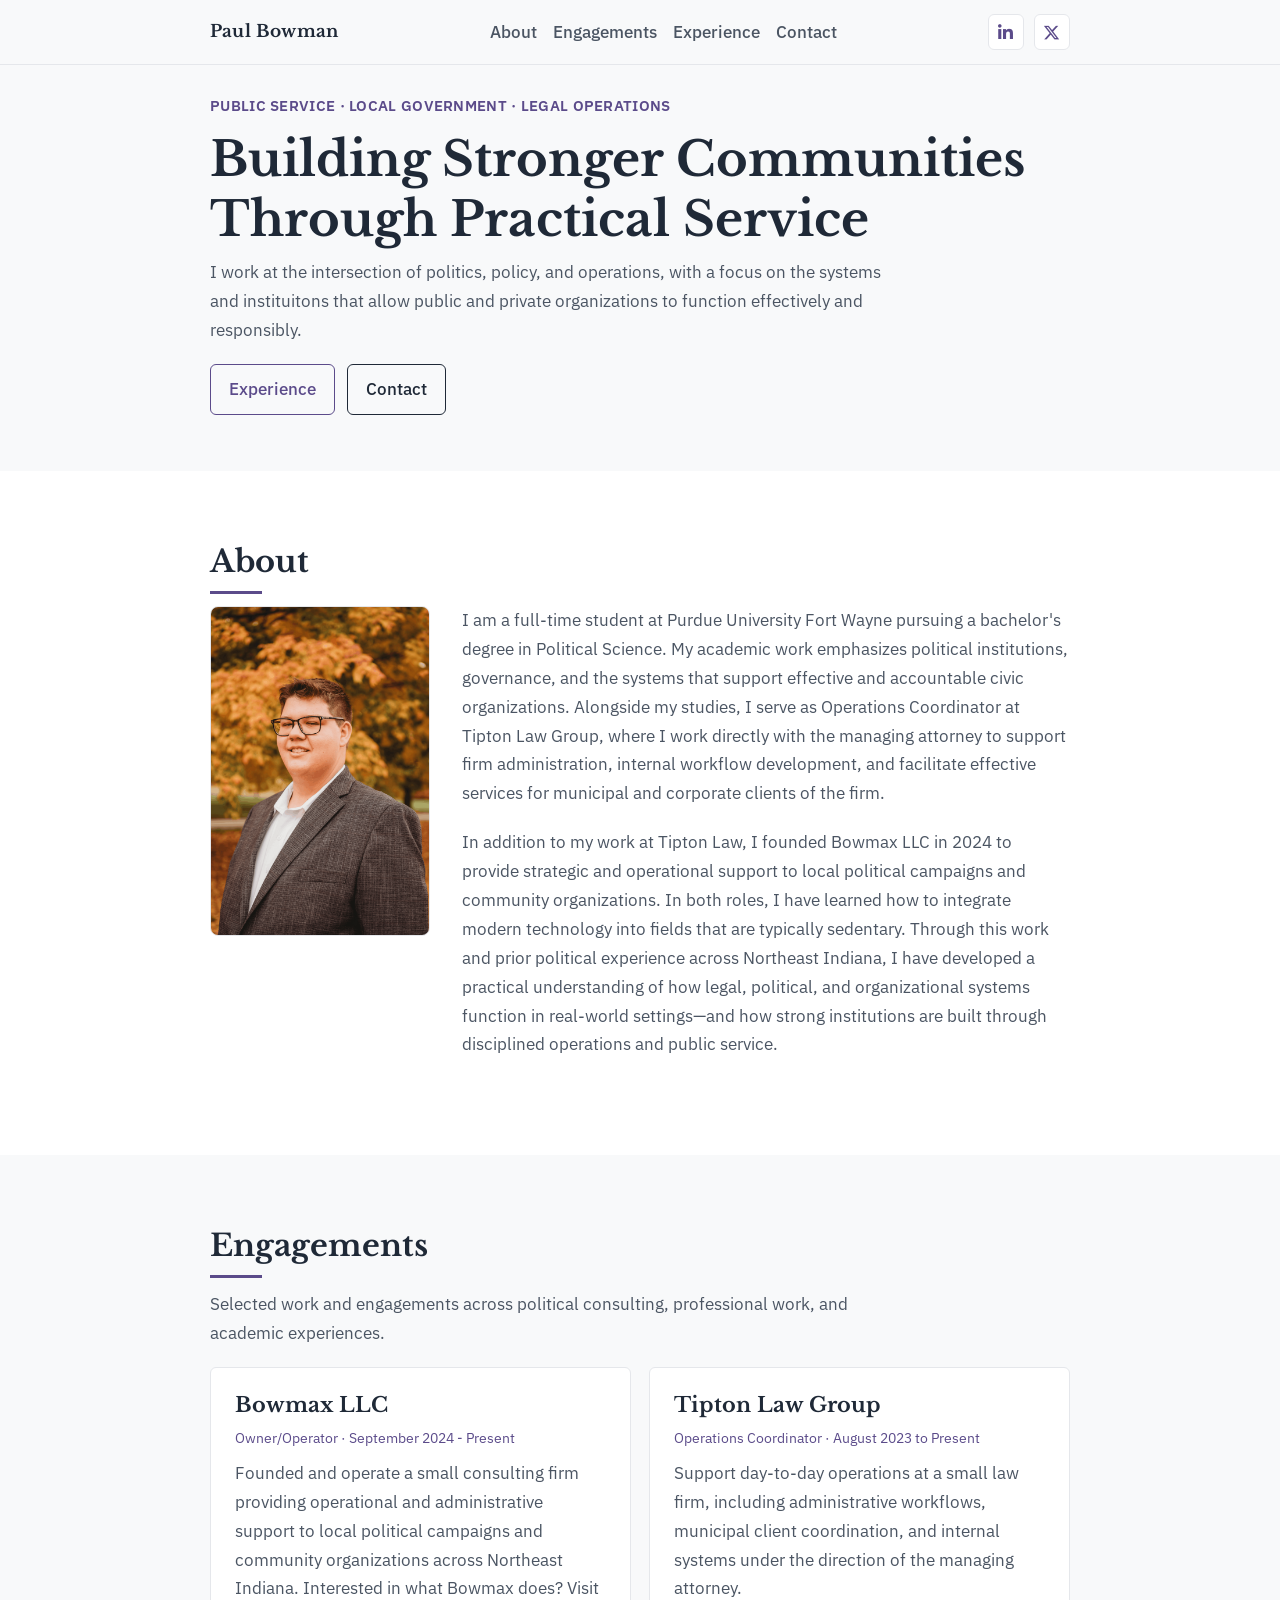
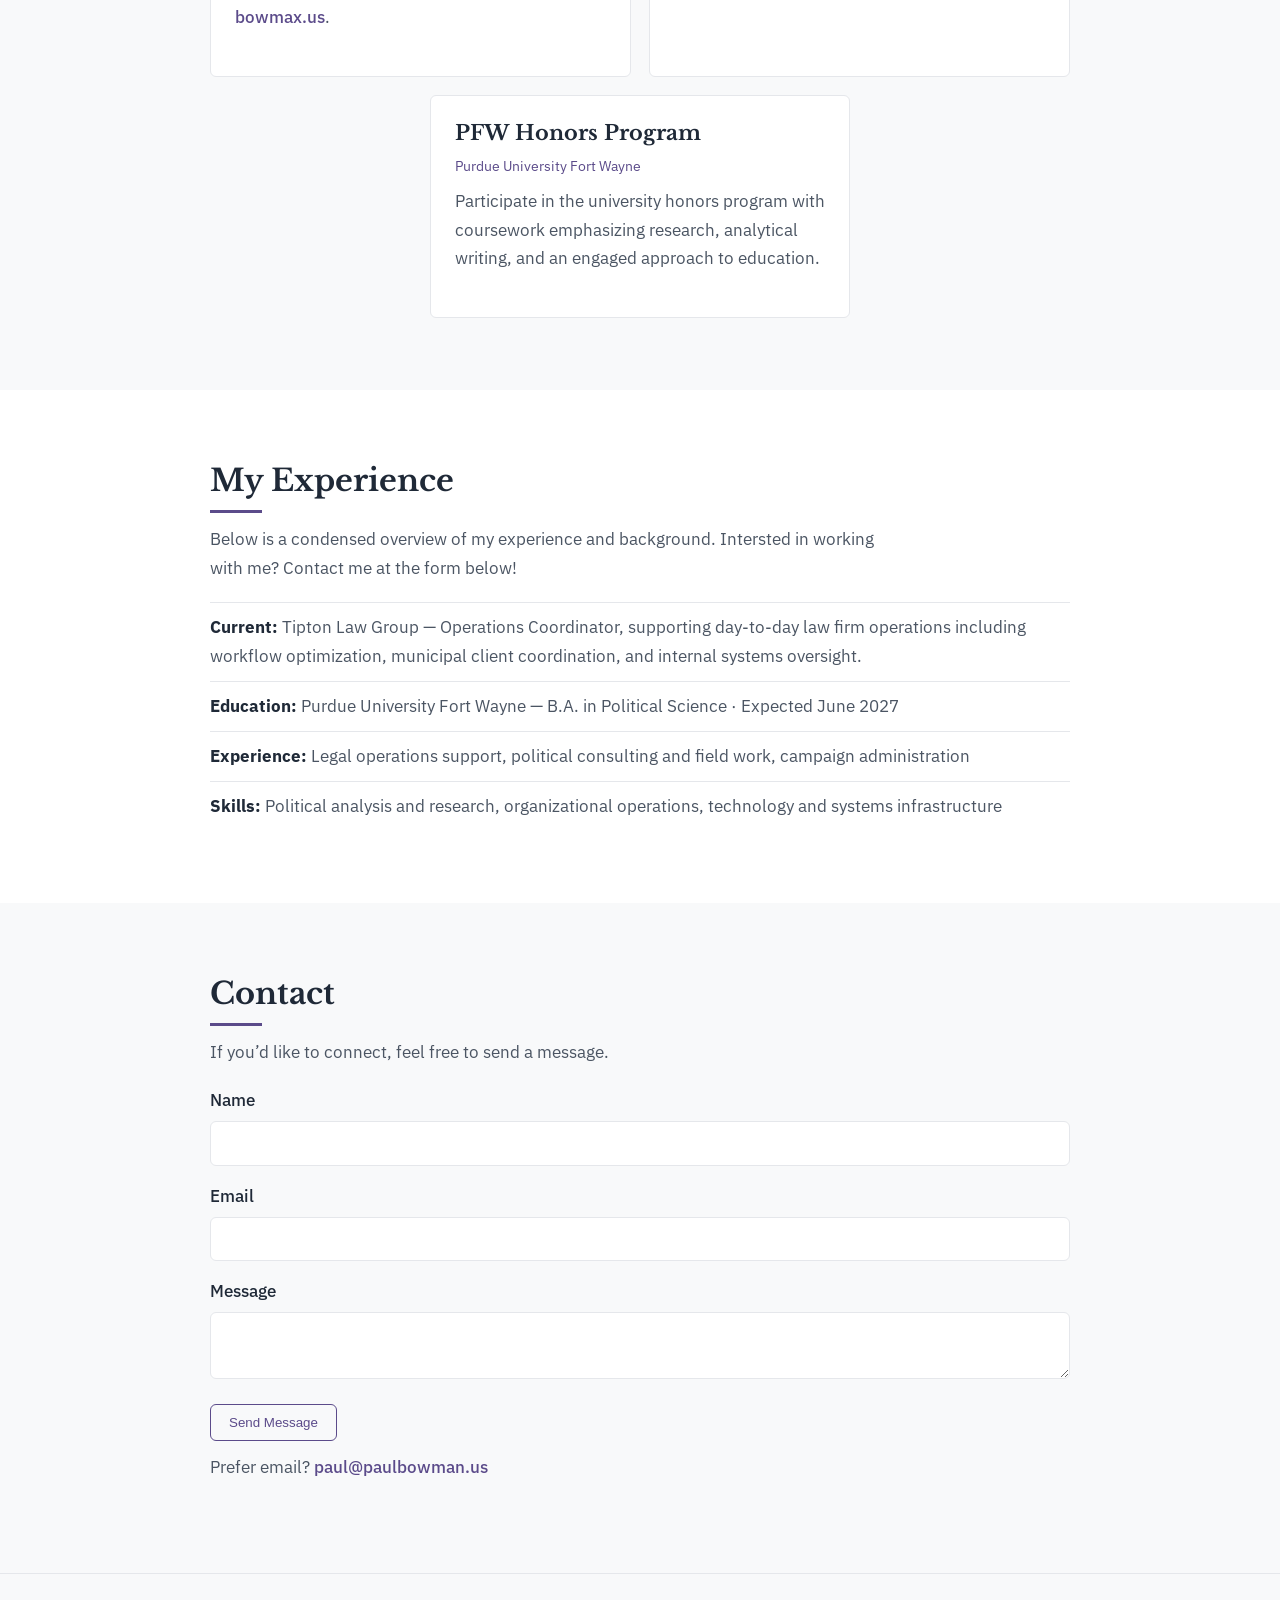
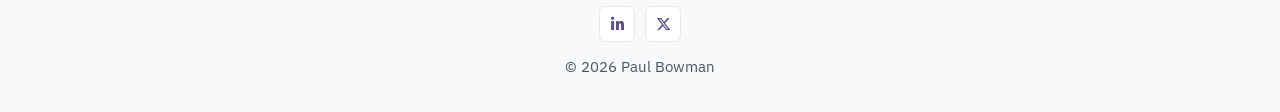
<file: index.html>
<!doctype html>
<html lang="en">
<head>
  <meta charset="utf-8" />
  <meta name="viewport" content="width=device-width, initial-scale=1" />

  <title>Paul Bowman - Political Science & Public Service</title>

  <meta
    name="description"
    content="Paul Bowman is a political science student with experience in legal operations, political campaigns, and consulting, focused on law, local government, and public service."
  />

  <link rel="canonical" href="https://paulbowman.us/" />

  <!-- Favicons -->
  <link rel="icon" href="/assets/favicon.svg" type="image/svg+xml" />
  <link rel="alternate icon" href="/assets/favicon.ico" />
  <link rel="shortcut icon" href="/assets/favicon.ico" />

  <!-- Social previews (optional but high value) -->
  <meta property="og:type" content="website" />
  <meta property="og:title" content="Paul Bowman - Political Science & Public Service" />
  <meta
    property="og:description"
    content="Political science student with experience in legal operations, political campaigns, and consulting, focused on law, local government, and public service."
  />
  <meta property="og:url" content="https://paulbowman.us/" />
  <meta property="og:image" content="https://paulbowman.us/assets/og-image.png" />
  <meta name="twitter:card" content="summary_large_image" />

  <!-- Structured data -->
  <script type="application/ld+json">
  {
    "@context": "https://schema.org",
    "@type": "Person",
    "name": "Paul Bowman",
    "url": "https://paulbowman.us/",
    "sameAs": [
      "https://www.linkedin.com/in/paulmatthewbowman/",
      "https://x.com/_paulbowman"
    ],
    "jobTitle": "Political Science Student",
    "alumniOf": {
      "@type": "CollegeOrUniversity",
      "name": "Purdue University Fort Wayne"
    }
  }
  </script>

  <link rel="stylesheet" href="styles.css" />

  <!-- Font Awesome (icons) -->
  <link
    rel="stylesheet"
    href="https://cdnjs.cloudflare.com/ajax/libs/font-awesome/6.5.0/css/all.min.css"
    crossorigin="anonymous"
    referrerpolicy="no-referrer"
  />
</head>


<body>
  <header class="site-header">
    <div class="container">
      <nav class="nav" aria-label="Primary">
        <a class="brand" href="#top">
          <strong>Paul Bowman</strong>
        </a>

        <div class="nav-links">
          <a href="#about">About</a>
          <a href="#engagements">Engagements</a>
          <a href="#experience">Experience</a>
          <a href="#contact">Contact</a>
        </div>

        <div class="socials socials-desktop" aria-label="Social links">
          <a class="social-link" href="https://www.linkedin.com/in/paulmatthewbowman/" target="_blank" rel="noopener" aria-label="LinkedIn">
            <i class="fa-brands fa-linkedin-in" aria-hidden="true"></i>
          </a>
          <a class="social-link" href="https://x.com/_paulbowman" target="_blank" rel="noopener" aria-label="X / Twitter">
            <i class="fa-brands fa-x-twitter" aria-hidden="true"></i>
          </a>
        </div>

        <button
          class="nav-toggle"
          id="navToggle"
          type="button"
          aria-label="Open menu"
          aria-expanded="false"
          aria-controls="mobileMenu"
        >
          <span class="nav-toggle-bar"></span>
          <span class="nav-toggle-bar"></span>
          <span class="nav-toggle-bar"></span>
        </button>
      </nav>

      <div class="mobile-menu" id="mobileMenu" hidden>
        <div class="mobile-links" aria-label="Mobile navigation">
          <a href="#about">About</a>
          <a href="#engagements">Engagements</a>
          <a href="#experience">Experience</a>
          <a href="#contact">Contact</a>
        </div>

        <div class="socials" aria-label="Social links">
          <a class="social-link" href="https://www.linkedin.com/in/paulmatthewbowman/" target="_blank" rel="noopener" aria-label="LinkedIn">
            <i class="fa-brands fa-linkedin-in" aria-hidden="true"></i>
          </a>
          <a class="social-link" href="https://x.com/_paulbowman" target="_blank" rel="noopener" aria-label="X / Twitter">
            <i class="fa-brands fa-x-twitter" aria-hidden="true"></i>
          </a>
        </div>
      </div>
    </div>
  </header>

  <main>
    <section class="hero" id="top">
      <div class="container">
        <div class="kicker">Public Service · Local Government · Legal Operations</div>

        <h1>Building Stronger Communities Through Practical Service</h1>

        <p class="lead">
          I work at the intersection of politics, policy, and operations, with a focus on the systems and instituitons that allow public and private organizations to function effectively and responsibly.
        </p>

        <div class="hero-actions">
          <a class="button" href="#experience">Experience</a>
          <a class="button secondary" href="#contact">Contact</a>
        </div>
      </div>
    </section>

    <section id="about" class="section alt">
      <div class="container">
        <h2 class="section-title">About</h2>

        <div class="about-layout">
          <div class="about-photo">
            <picture>
              <!-- Mobile: square headshot -->
              <source
                srcset="assets/headshot-square.png"
                media="(max-width: 720px)"
              />
              <!-- Desktop fallback: tall headshot -->
              <img
                src="assets/headshot.png"
                alt="Paul Bowman"
                loading="lazy"
              />
            </picture>
          </div>
          <div class="about-text">
            <p>
              I am a full-time student at Purdue University Fort Wayne pursuing a bachelor's degree in Political Science. My academic work emphasizes political institutions, governance, and the systems that support effective and accountable civic organizations. Alongside my studies, I serve as Operations Coordinator at Tipton Law Group, where I work directly with the managing attorney to support firm administration, internal workflow development, and facilitate effective services for municipal and corporate clients of the firm.
            </p>
            <p>
              In addition to my work at Tipton Law, I founded Bowmax LLC in 2024 to provide strategic and operational support to local political campaigns and community organizations. In both roles, I have learned how to integrate modern technology into fields that are typically sedentary. Through this work and prior political experience across Northeast Indiana, I have developed a practical understanding of how legal, political, and organizational systems function in real-world settings—and how strong institutions are built through disciplined operations and public service.
            </p>
          </div>
        </div>
      </div>
    </section>

    <section id="engagements" class="section">
      <div class="container">
        <h2 class="section-title">Engagements</h2>

        <p class="lead">
          Selected work and engagements across political consulting, professional work, and academic experiences.
        </p>

        <div class="grid two">
          <article class="card">
            <h3>Bowmax LLC</h3>
            <div class="meta">Owner/Operator · September 2024 - Present</div>
            <p>Founded and operate a small consulting firm providing operational and administrative support to local political campaigns and community organizations across Northeast Indiana. Interested in what Bowmax does? Visit <a href="https://bowmax.us">bowmax.us</a>.</p>
          </article>

          <article class="card">
            <h3>Tipton Law Group</h3>
            <div class="meta">Operations Coordinator · August 2023 to Present</div>
            <p>Support day-to-day operations at a small law firm, including administrative workflows, municipal client coordination, and internal systems under the direction of the managing attorney.</p>
          </article>

          <article class="card">
            <h3> PFW Honors Program</h3>
            <div class="meta">Purdue University Fort Wayne</div>
            <p>Participate in the university honors program with coursework emphasizing research, analytical writing, and an engaged approach to education.</p>
          </article>
        </div>
      </div>
    </section>
    <section id="experience" class="section alt">
      <div class="container">
        <h2 class="section-title">My Experience</h2>

        <p class="lead">
          Below is a condensed overview of my experience and background. Intersted in working with me? Contact me at the form below!
        </p>
          <ul class="clean-list" aria-label="Experience highlights">
            <li><strong>Current:</strong> Tipton Law Group — Operations Coordinator, supporting day-to-day law firm operations including workflow optimization, municipal client coordination, and internal systems oversight.</li>
            <li><strong>Education:</strong> Purdue University Fort Wayne — B.A. in Political Science · Expected June 2027</li>
            <li><strong>Experience:</strong> Legal operations support, political consulting and field work, campaign administration</li>
            <li><strong>Skills:</strong> Political analysis and research, organizational operations, technology and systems infrastructure</li>
          </ul>
      </div>
    </section>

    <section id="contact" class="section">
      <div class="container">
        <h2 class="section-title">Contact</h2>

        <p class="lead">
          If you’d like to connect, feel free to send a message.
        </p>

        <form action="/api/contact" method="POST">
          <label for="name">Name</label>
          <input id="name" name="name" type="text" autocomplete="name" required />

          <label for="email">Email</label>
          <input id="email" name="email" type="email" autocomplete="email" required />

          <label for="message">Message</label>
          <textarea id="message" name="message" required></textarea>

          <input type="hidden" name="_subject" value="New message from paulbowman.us" />
          <input type="text" name="_gotcha" style="display:none" tabindex="-1" autocomplete="off" />

          <script src="https://challenges.cloudflare.com/turnstile/v0/api.js" async defer></script>
          <div class="cf-turnstile" data-sitekey="0x4AAAAAACOW1344Ag89AMRh" data-theme="light"></div>

          <button class="button" type="submit">Send Message</button>
        </form>
        <p style="margin-top: 12px; color: var(--text-secondary);">
            Prefer email? <a href="mailto:paul@paulbowman.us">paul@paulbowman.us</a>
        </p>

      </div>
    </section>
  </main>

  <footer class="site-footer">
    <div class="container">
      <div class="footer-inner">
        <div class="socials" aria-label="Social links">
          <a class="social-link" href="https://www.linkedin.com/in/paulmatthewbowman/" target="_blank" rel="noopener" aria-label="LinkedIn">
            <i class="fa-brands fa-linkedin-in" aria-hidden="true"></i>
          </a>
          <a class="social-link" href="https://x.com/_paulbowman" target="_blank" rel="noopener" aria-label="X / Twitter">
            <i class="fa-brands fa-x-twitter" aria-hidden="true"></i>
          </a>
        </div>

        <div>© <span id="year"></span> Paul Bowman</div>
      </div>
    </div>
  </footer>

  <script>
  // Footer year
  document.getElementById('year').textContent = new Date().getFullYear();

  // Mobile menu behavior
  const toggleBtn = document.getElementById('navToggle');
  const mobileMenu = document.getElementById('mobileMenu');

  let menuOpenedAtY = 0;
  let ignoreScrollUntil = 0;
  const CLOSE_SCROLL_THRESHOLD = 18; // px; tweak to taste (12–24 is typical)

  function closeMenu() {
    toggleBtn.setAttribute('aria-expanded', 'false');
    toggleBtn.setAttribute('aria-label', 'Open menu');
    mobileMenu.hidden = true;
  }

  function openMenu() {
    toggleBtn.setAttribute('aria-expanded', 'true');
    toggleBtn.setAttribute('aria-label', 'Close menu');
    mobileMenu.hidden = false;

    // Record where the user was when they opened the menu
    menuOpenedAtY = window.scrollY;

    // Prevent immediate close from momentum / bounce scroll events
    ignoreScrollUntil = Date.now() + 150;
  }

  toggleBtn.addEventListener('click', () => {
    const expanded = toggleBtn.getAttribute('aria-expanded') === 'true';
    expanded ? closeMenu() : openMenu();
  });

  // Close menu when clicking a link inside it
  mobileMenu.addEventListener('click', (e) => {
    if (e.target.tagName === 'A') closeMenu();
  });

  // Close on Escape
  document.addEventListener('keydown', (e) => {
    if (e.key === 'Escape') closeMenu();
  });

  // Close automatically on scroll — but only after a meaningful scroll from open position
  window.addEventListener(
    'scroll',
    () => {
      const isOpen = toggleBtn.getAttribute('aria-expanded') === 'true';
      if (!isOpen) return;

      if (Date.now() < ignoreScrollUntil) return;

      const delta = Math.abs(window.scrollY - menuOpenedAtY);
      if (delta > CLOSE_SCROLL_THRESHOLD) closeMenu();
    },
    { passive: true }
  );

  // Close if resizing to desktop
  window.addEventListener('resize', () => {
    if (window.innerWidth > 820) closeMenu();
  });
</script>

</body>
</html>
</file>
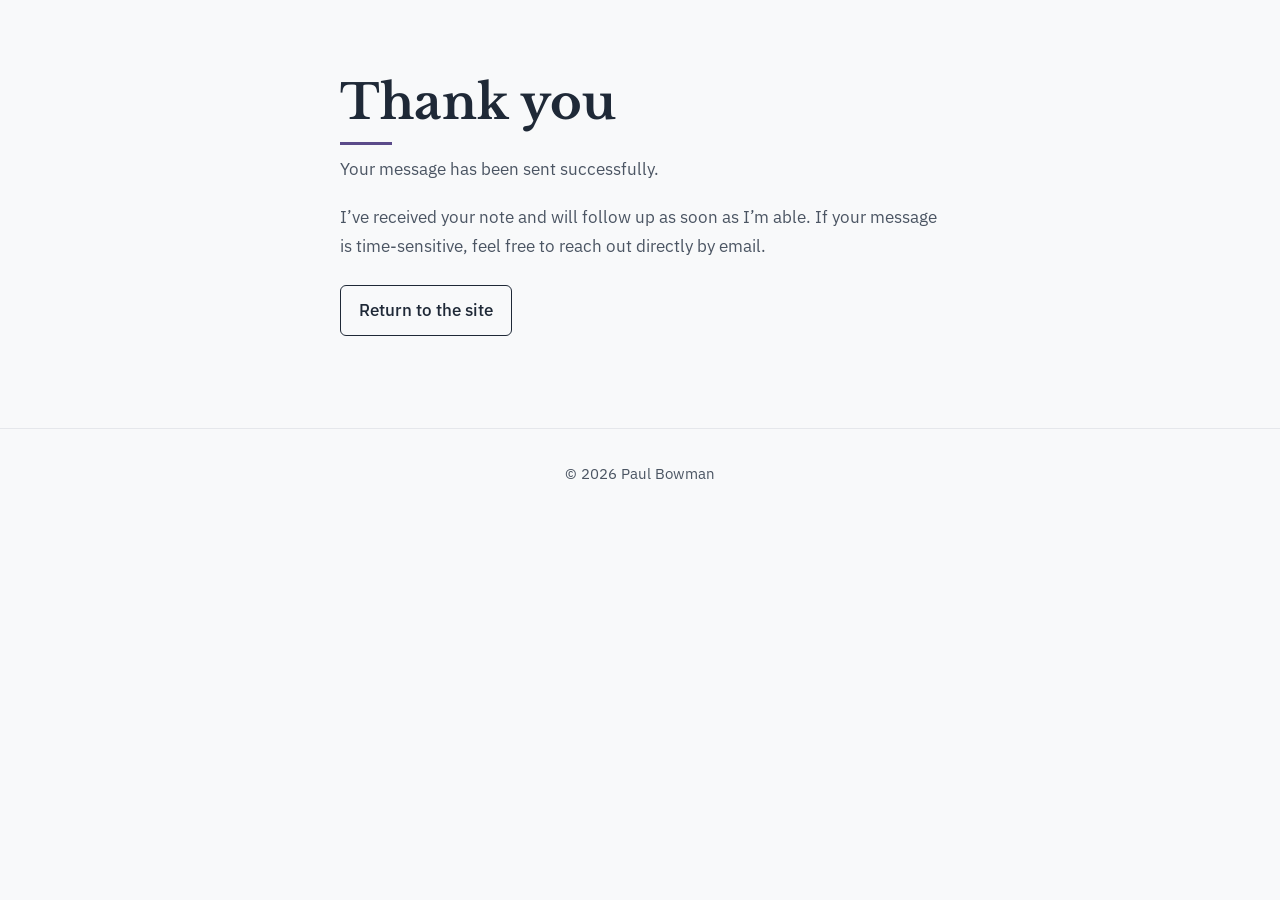
<file: thanks.html>
<!doctype html>
<html lang="en">
<head>
  <meta charset="utf-8" />
  <meta name="viewport" content="width=device-width, initial-scale=1" />

  <title>Message Sent · Paul Bowman</title>
  <meta name="description" content="Thank you for your message." />

  <link rel="icon" href="assets/favicon.svg" type="image/svg+xml">
  <link rel="alternate icon" href="assets/favicon.ico">

  <link rel="stylesheet" href="styles.css" />
</head>

<body>
  <main class="section">
    <div class="container" style="max-width: 640px;">
      <h1 class="section-title">Thank you</h1>

      <p class="lead">
        Your message has been sent successfully.
      </p>

      <p>
        I’ve received your note and will follow up as soon as I’m able.
        If your message is time-sensitive, feel free to reach out directly by email.
      </p>

      <p style="margin-top: 24px;">
        <a class="button secondary" href="/">Return to the site</a>
      </p>
    </div>
  </main>

  <footer class="site-footer">
    <div class="container">
      <div class="footer-inner">
        <div>© <span id="year"></span> Paul Bowman</div>
      </div>
    </div>
  </footer>

  <script>
    document.getElementById('year').textContent = new Date().getFullYear();
  </script>
</body>
</html>
</file>
<file: styles.css>
/* ---- Font Imports ---- */
@import url('https://fonts.googleapis.com/css2?family=Libre+Baskerville:wght@400;700&family=IBM+Plex+Sans:wght@400;500;600&display=swap');

/* ---- Design Tokens ---- */
:root {
  --font-heading: 'Libre Baskerville', serif;
  --font-body: 'IBM Plex Sans', system-ui, -apple-system, BlinkMacSystemFont, sans-serif;

  --bg-main: #F8F9FA;
  --bg-alt: #FFFFFF;

  --text-primary: #1F2937;
  --text-secondary: #4B5563;

  --accent: #5B4B8A;

  --border-light: #E5E7EB;
  --shadow-soft: 0 8px 24px rgba(0, 0, 0, 0.06);

  --max-width: 900px;
  --gutter: 20px;
  --section-padding: 72px;

  --radius: 6px;
  --transition: 0.2s ease;

  --header-height: 72x;
}

/* ---- Reset / Base ---- */
*,
*::before,
*::after {
  box-sizing: border-box;
}

html {
  scroll-behavior: smooth;
  scroll-padding-top: 72px;
}

:target {
  scroll-margin-top: var(--header-height);
}

body {
  margin: 0;
  font-family: var(--font-body);
  font-size: 17px;
  line-height: 1.7;
  color: var(--text-primary);
  background-color: var(--bg-main);
  -webkit-font-smoothing: antialiased;
}

img,
svg,
video {
  max-width: 100%;
  height: auto;
}

/* Links */
a {
  color: var(--accent);
  text-decoration: none;
  font-weight: 500;
  transition: color var(--transition), text-decoration-color var(--transition);
}

a:hover {
  color: var(--accent);
  text-decoration: underline;
  text-decoration-thickness: 1px;
  text-underline-offset: 3px;
}

hr {
  border: 0;
  border-top: 1px solid var(--border-light);
  margin: 32px 0;
}

/* ---- Typography ---- */
h1, h2, h3 {
  font-family: var(--font-heading);
  font-weight: 700;
  line-height: 1.25;
  margin: 0 0 0.75rem;
  color: var(--text-primary);
}

h1 { font-size: 3rem; margin-bottom: 0.6rem; }
h2 { font-size: 1.9rem; margin-bottom: 0.75rem; }
h3 { font-size: 1.3rem; margin-bottom: 0.5rem; }

p {
  margin: 0 0 1.25rem;
  color: var(--text-secondary);
}

.lead {
  font-size: 1.05rem;
  max-width: 68ch;
}

/* ---- Layout ---- */
.container {
  max-width: var(--max-width);
  margin: 0 auto;
  padding: 0 var(--gutter);
}

.section {
  padding: var(--section-padding) 0;
}

.section.alt {
  background: var(--bg-alt);
}

/* ---- Section Title Accent ---- */
.section-title {
  display: inline-block;
}

.section-title::after {
  content: "";
  display: block;
  width: 52px;
  height: 3px;
  margin-top: 10px;
  background: var(--accent);
}

/* ---- Header / Nav ---- */
.site-header {
  position: sticky;
  top: 0;
  z-index: 50;
  height: var(--header-height);
  background: rgba(248, 249, 250, 0.92);
  backdrop-filter: blur(8px);
  border-bottom: 1px solid var(--border-light);
}

.nav {
  display: flex;
  align-items: center;
  justify-content: space-between;
  gap: 14px;
  padding: 14px 0;
}

.brand {
  display: inline-flex;
  flex-direction: column; /* subheading under name */
  gap: 2px;
  text-decoration: none;
  color: var(--text-primary);
  line-height: 1.1;
}

.brand strong {
  font-family: var(--font-heading);
  font-weight: 700;
  letter-spacing: 0.2px;
}

.brand span {
  font-size: 0.95rem;
  color: var(--text-secondary);
  font-weight: 500;
}

.nav-links {
  display: flex;
  gap: 16px;
  align-items: center;
  flex-wrap: wrap;
}

.nav-links a {
  color: var(--text-secondary);
  font-weight: 500;
}

.nav-links a:hover {
  color: var(--accent);
}

/* ---- Social Icons ---- */
.socials {
  display: flex;
  gap: 10px;
  align-items: center;
}

.social-link {
  width: 36px;
  height: 36px;
  border: 1px solid var(--border-light);
  border-radius: var(--radius);
  display: inline-flex;
  align-items: center;
  justify-content: center;
  color: var(--accent);
  background: #fff;
  transition: background-color var(--transition), color var(--transition), border-color var(--transition), transform var(--transition);
}

.social-link:hover {
  background: var(--accent);
  color: #fff;
  border-color: var(--accent);
  text-decoration: none;
  transform: translateY(-1px);
}

/* Desktop-only socials */
.socials-desktop {
  display: flex;
}

/* ---- Hamburger ---- */
.nav-toggle {
  display: none;
  width: 44px;
  height: 44px;
  border: 1px solid var(--border-light);
  border-radius: var(--radius);
  background: #fff;
  cursor: pointer;
  transition: border-color var(--transition);
}

.nav-toggle:hover {
  border-color: var(--accent);
}

.nav-toggle-bar {
  width: 18px;
  height: 2px;
  background: var(--accent);
  display: block;
  margin: 4px auto;
  border-radius: 999px;
}

/* ---- Mobile Menu ---- */
.mobile-menu {
  border-top: 1px solid var(--border-light);
  padding: 14px 0 18px;
}

.mobile-links a {
  display: block;
  padding: 10px 12px;
  margin-bottom: 8px;
  border: 1px solid var(--border-light);
  border-radius: var(--radius);
  color: var(--text-primary);
  background: #fff;
  font-weight: 500;
  transition: border-color var(--transition), color var(--transition);
}

.mobile-links a:hover {
  border-color: var(--accent);
  color: var(--accent);
  text-decoration: none;
}

/* ---- Hero ---- */
.hero {
  padding: 28px 0 56px;
}

.kicker {
  font-size: 0.95rem;
  font-weight: 600;
  color: var(--accent);
  text-transform: uppercase;
  letter-spacing: 0.3px;
  margin-bottom: 10px;
}

.hero-actions {
  display: flex;
  gap: 12px;
  flex-wrap: wrap;
  align-items: center;
}

/* ---- Buttons (used sparingly) ---- */
.button {
  padding: 10px 18px;
  border-radius: var(--radius);
  border: 1px solid var(--accent);
  color: var(--accent);
  background: transparent;
  font-weight: 500;
  transition: background-color var(--transition), color var(--transition), border-color var(--transition);
  display: inline-block;
}

.button:hover {
  background: var(--accent);
  color: #fff;
  text-decoration: none;
}

.button.secondary {
  border-color: var(--text-primary);
  color: var(--text-primary);
}

.button.secondary:hover {
  border-color: var(--accent);
  background: var(--accent);
  color: #fff;
}

/* ---- Cards ---- */
.grid {
  display: grid;
  gap: 18px;
}

.grid.two {
  grid-template-columns: repeat(2, 1fr);
}

/* Center the final card when there are 3 items in a 2-column grid */
.grid.two > :nth-child(3):last-child {
  grid-column: 1 / -1;
  max-width: 420px;
  justify-self: center;
}


.card {
  background: #fff;
  padding: 24px;
  border: 1px solid var(--border-light);
  border-radius: var(--radius);
  transition: box-shadow var(--transition);
}

.card:hover {
  box-shadow: var(--shadow-soft);
}

.card .meta {
  color: var(--accent);
  font-size: 0.9rem;
  margin-bottom: 0.5rem;
}

/* ---- Quick Facts List ---- */
.clean-list {
  list-style: none;
  padding: 0;
  margin: 18px 0 0;
  border-top: 1px solid var(--border-light);
}

.clean-list li {
  padding: 10px 0;
  border-bottom: 1px solid var(--border-light);
  color: var(--text-secondary);
}

.clean-list li strong {
  color: var(--text-primary);
}

.clean-list li:last-child {
  border-bottom: 0;
}

/* ---- Contact ---- */
label {
  display: block;
  font-weight: 500;
  margin-bottom: 6px;
  color: var(--text-primary);
}

input, textarea {
  width: 100%;
  padding: 10px 12px;
  border: 1px solid var(--border-light);
  border-radius: var(--radius);
  font-family: var(--font-body);
  font-size: 12pt;
  line-height: 1.4;
  margin-bottom: 16px;
  background: #fff;
  transition: border-color var(--transition), box-shadow var(--transition);
}

input:focus,
textarea:focus {
  border-color: var(--accent);
  outline: none;
  box-shadow: 0 0 0 3px rgba(91, 75, 138, 0.15);
}

/* ---- Footer ---- */
.site-footer {
  padding: 32px 0;
  border-top: 1px solid var(--border-light);
  color: var(--text-secondary);
  font-size: 0.95rem;
}

.footer-inner {
  display: grid;
  gap: 12px;
  justify-items: center;
  text-align: center;
}

/* ---- Responsive ---- */
@media (max-width: 820px) {
  .nav-links,
  .socials-desktop {
    display: none;
  }

  .nav-toggle {
    display: inline-block;
  }

  .grid.two {
    grid-template-columns: 1fr;
  }
}

@media (max-width: 720px) {
  h1 { font-size: 2.35rem; }
  h2 { font-size: 1.6rem; }
  .section { padding: 52px 0; }
  body { font-size: 16.5px; }
}

@media (max-width: 420px) {
  .hero { padding: 20px 0 44px; }
  .button { width: 100%; text-align: center; }
}

/* ---- About section layout with headshot ---- */
.about-layout {
  display: grid;
  grid-template-columns: 220px 1fr;
  gap: 32px;
  align-items: start;
  margin-bottom: 24px;
}

.about-photo img {
  width: 100%;
  border-radius: 8px;
  display: block;
  border: 1px solid var(--border-light);
}

.about-text p:last-child {
  margin-bottom: 0;
}

/* Mobile stacking */
@media (max-width: 720px) {
  .about-layout {
    grid-template-columns: 1fr;
    gap: 18px;
  }

  .about-photo img {
    max-width: 220px;
    margin: 0 auto;
  }
}
</file>
